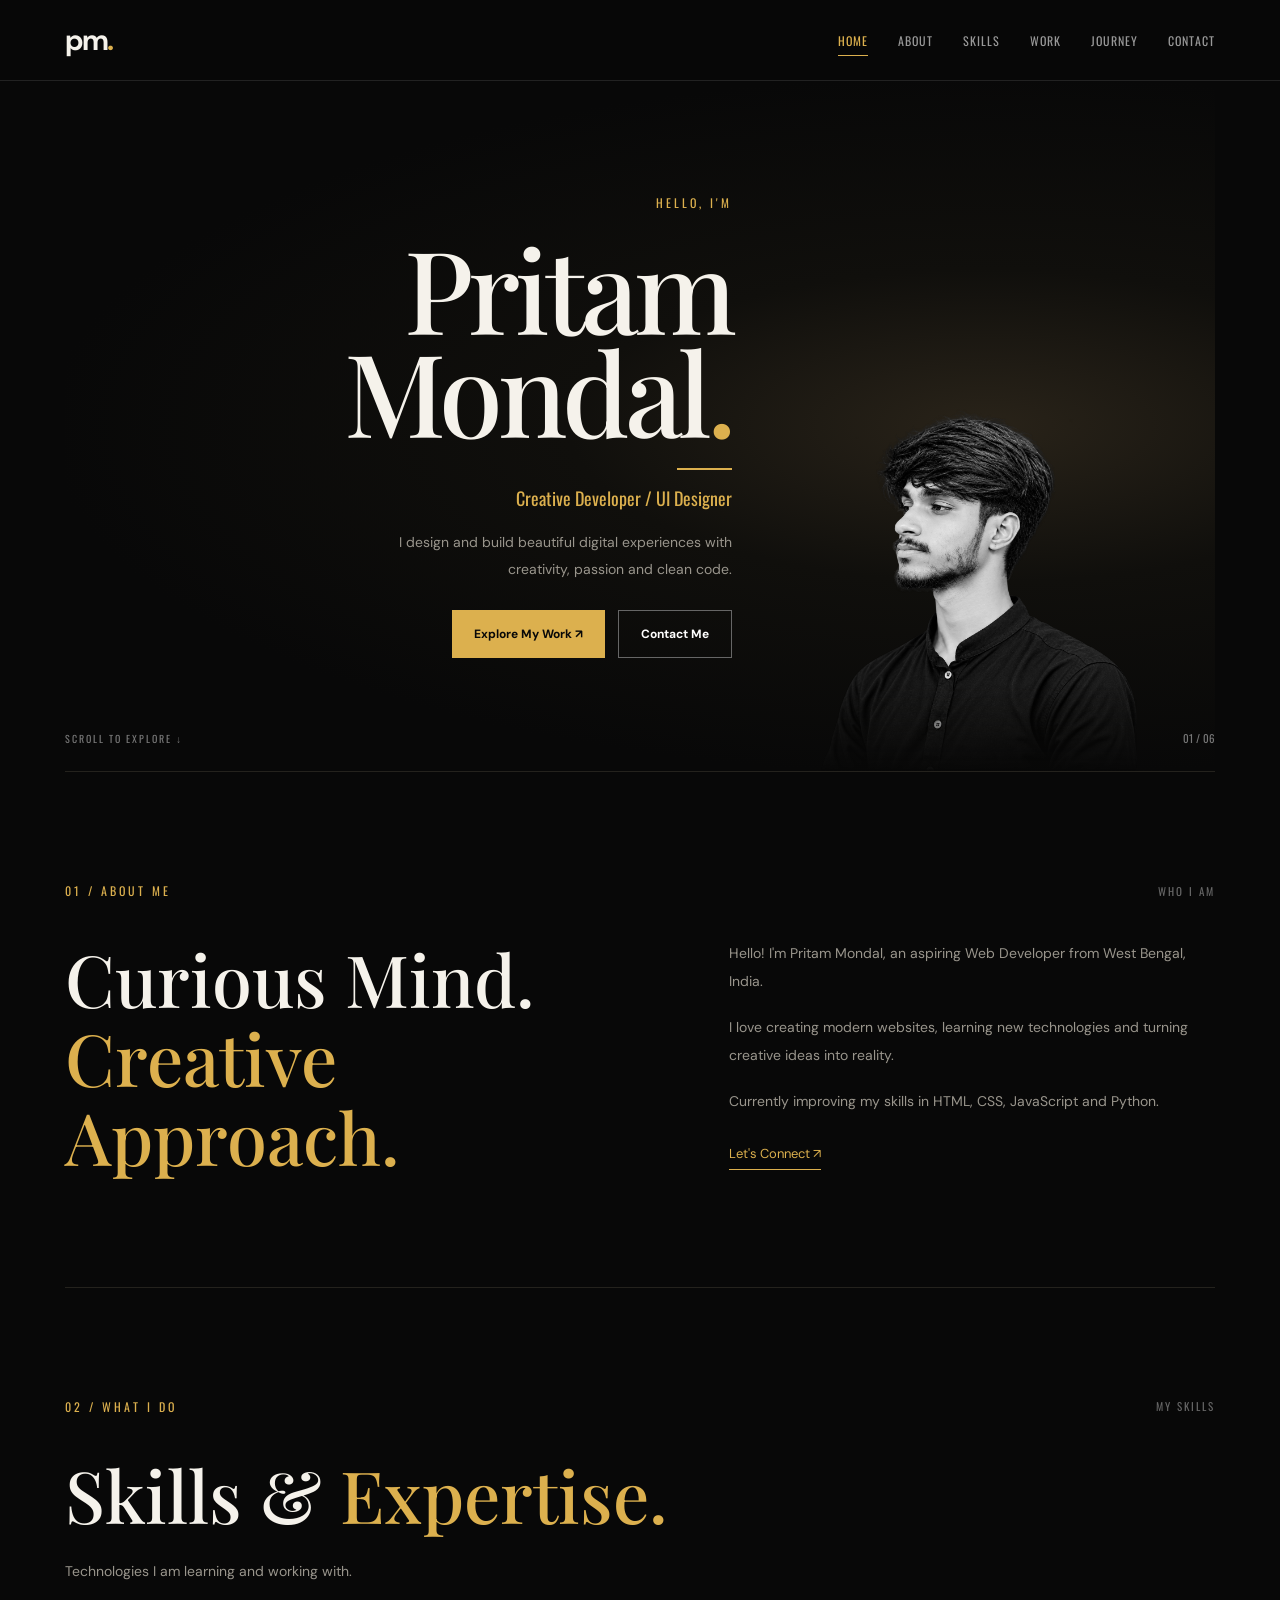
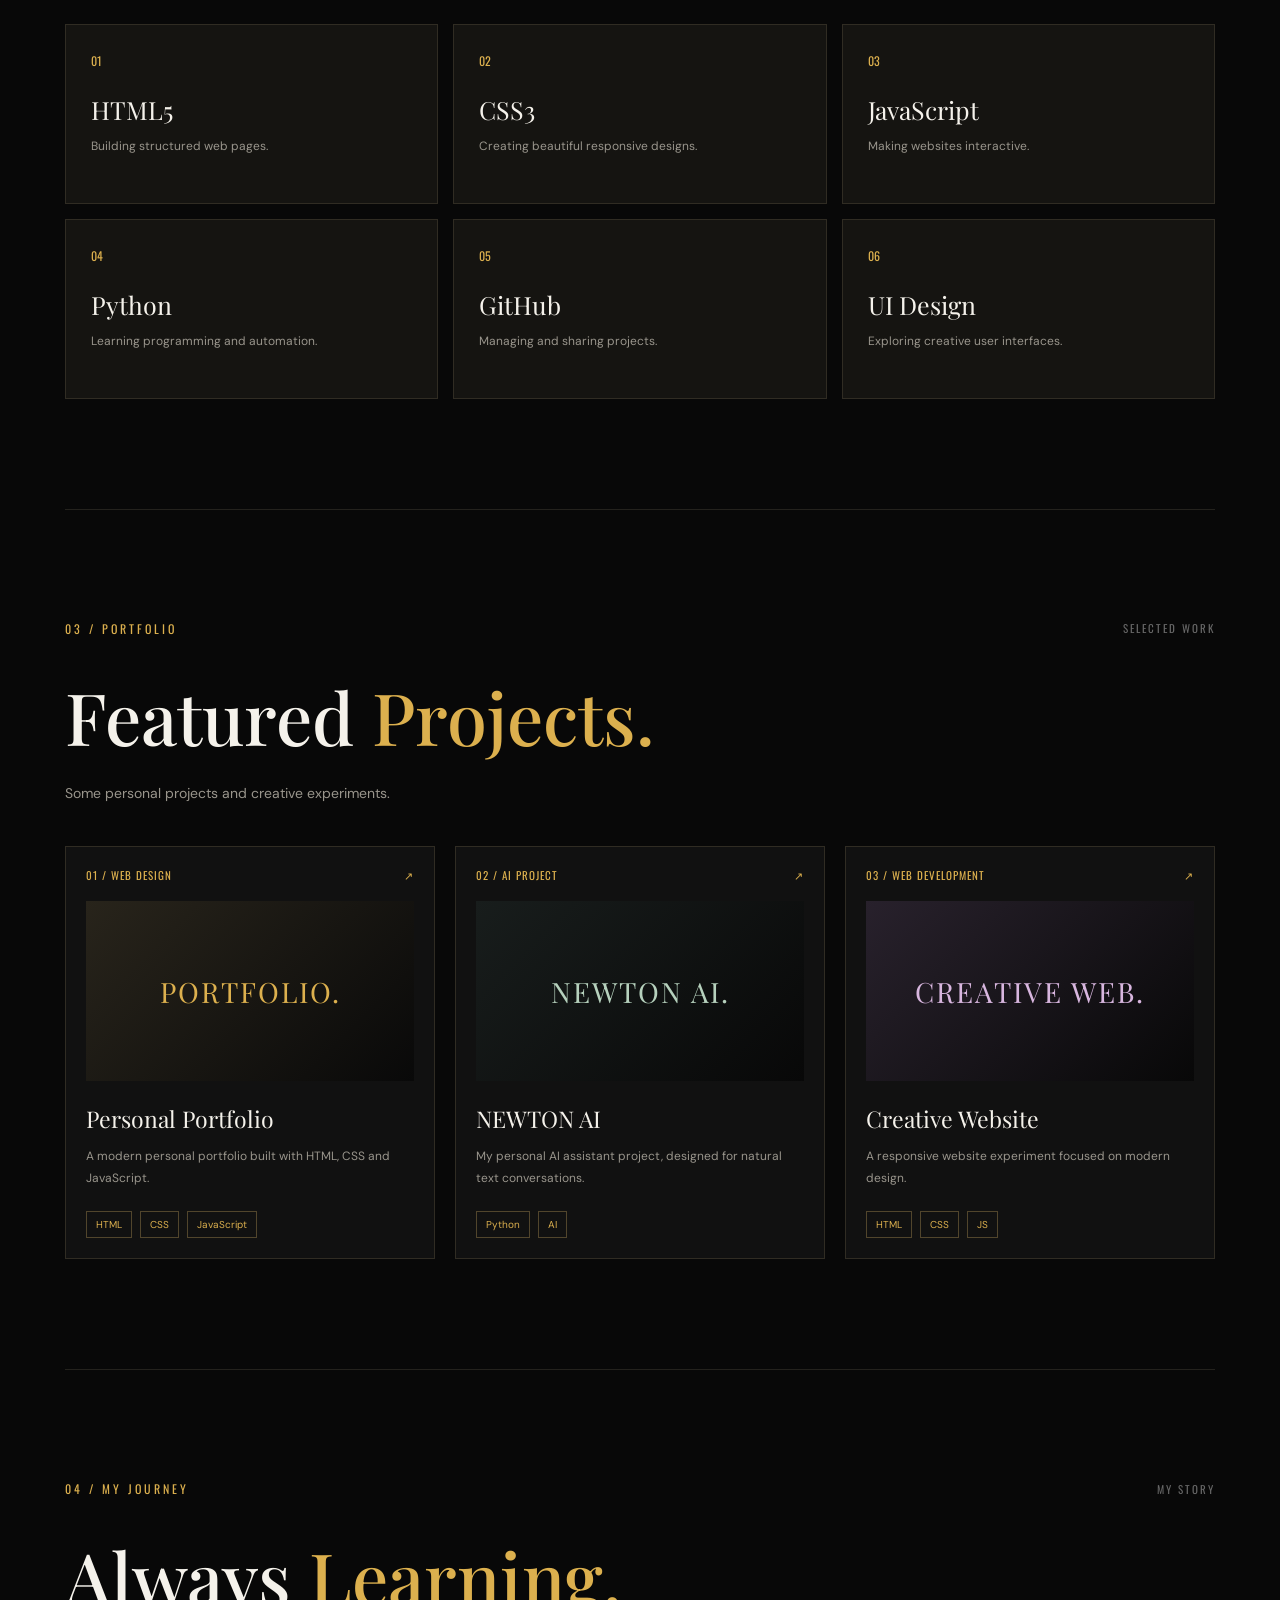
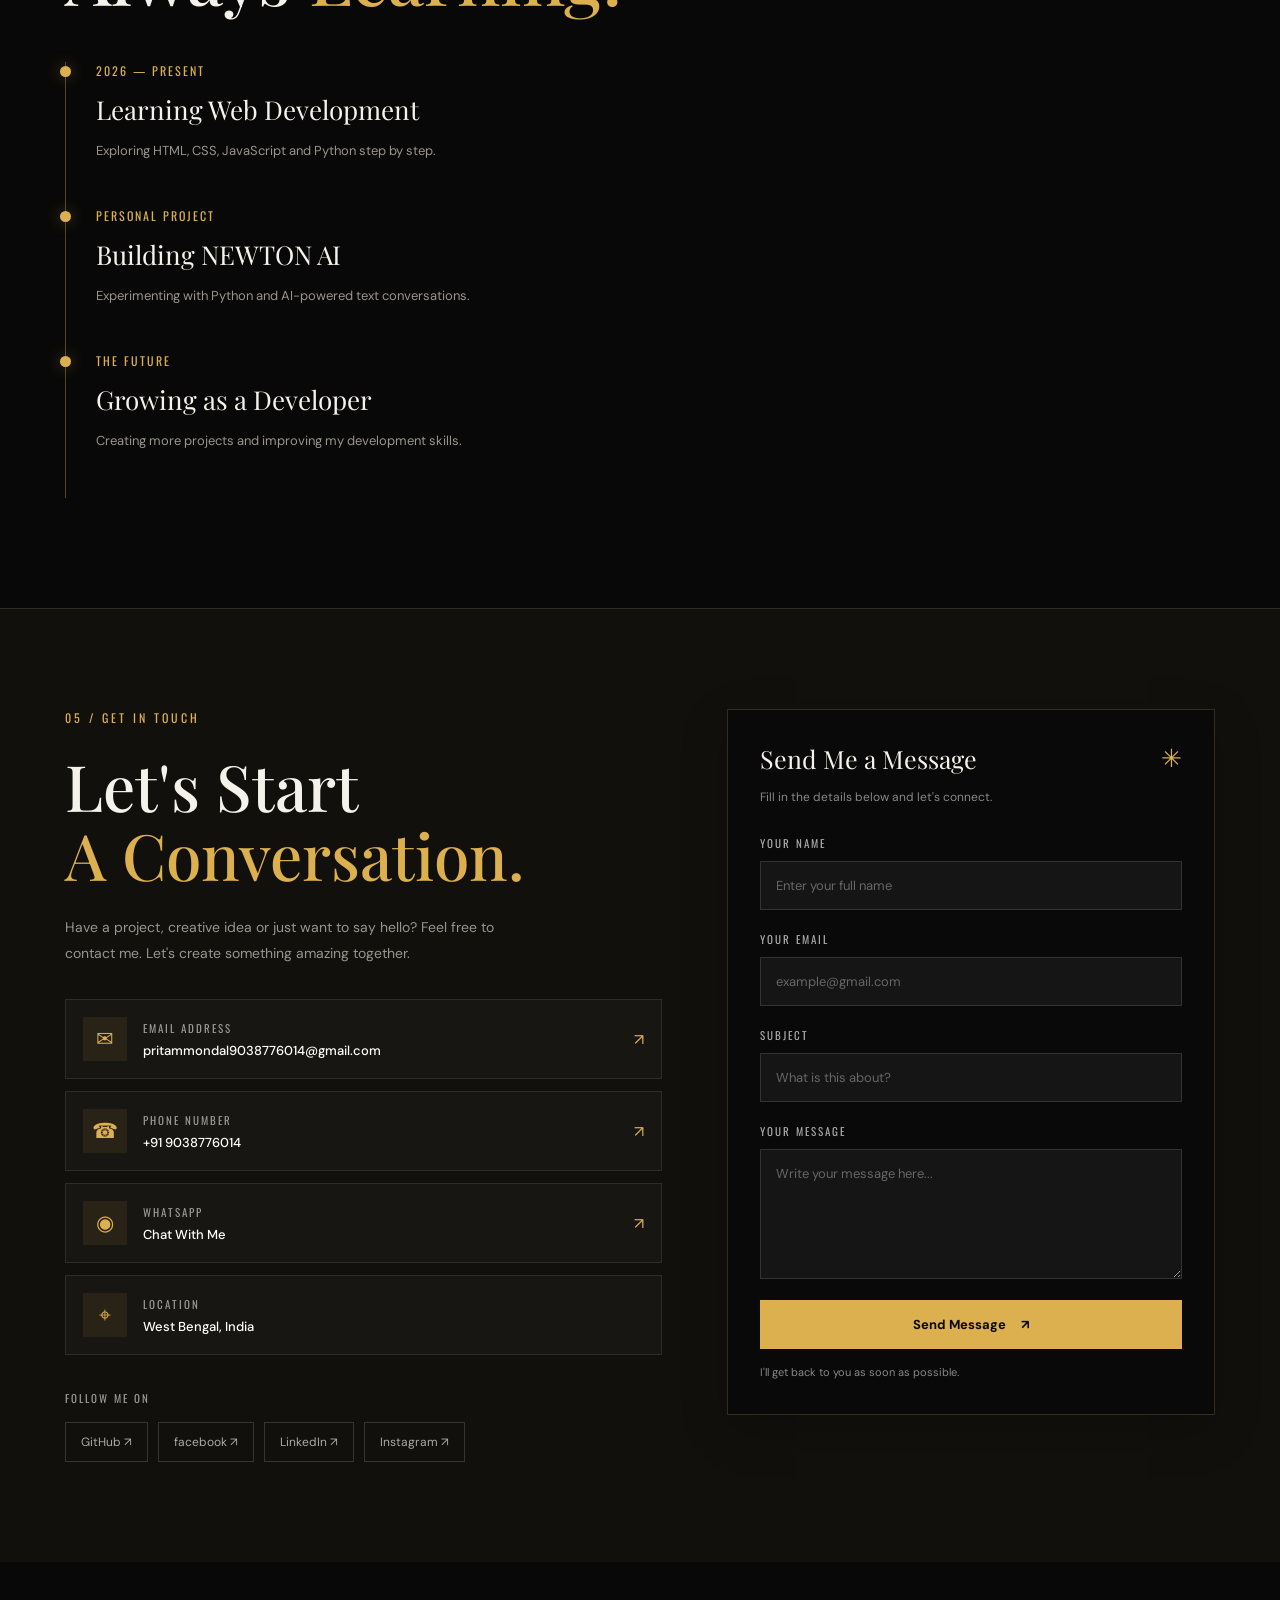
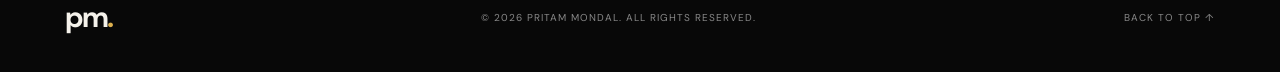
<file: index.html>
<!DOCTYPE html>
<html lang="en">

<head>
    <meta charset="UTF-8">
    <meta name="viewport" content="width=device-width, initial-scale=1.0">

    <meta name="description" content="Pritam Mondal - Creative Web Developer Portfolio">

    <title>Pritam Mondal | Portfolio</title>

    <!-- Google Fonts -->
    <link rel="preconnect" href="https://fonts.googleapis.com">
    <link rel="preconnect" href="https://fonts.gstatic.com" crossorigin>

    <link href="https://fonts.googleapis.com/css2?family=DM+Sans:wght@400;500;600;700&family=Oswald:wght@300;400;500&family=Playfair+Display:wght@400;500;600;700&display=swap" rel="stylesheet">

    <!-- CSS -->
    <link rel="stylesheet" href="style.css">

    <!-- JavaScript -->
    <script src="script.js" defer></script>
</head>

<body>

    <!-- NAVBAR -->

    <header class="header">
        <nav class="navbar container">

            <a href="#home" class="logo">pm<span>.</span></a>

            <button class="menu-btn" id="menuBtn"
                aria-label="Open navigation menu"
                aria-expanded="false">
                ☰
            </button>

            <div class="nav-links" id="navLinks">
                <a href="#home" class="active">Home</a>
                <a href="#about">About</a>
                <a href="#skills">Skills</a>
                <a href="#work">Work</a>
                <a href="#journey">Journey</a>
                <a href="#contact">Contact</a>
            </div>

        </nav>
    </header>


    <main>

        <!-- HOME SECTION -->

        <section class="hero container" id="home">

            <div class="hero-content">

                <p class="eyebrow">HELLO, I'M</p>

                <h1>
                    Pritam<br>
                    Mondal<span>.</span>
                </h1>

                <div class="gold-line"></div>

                <p class="profession">
                    Creative Developer / UI Designer
                </p>

                <p class="hero-description">
                    I design and build beautiful digital experiences
                    with creativity, passion and clean code.
                </p>

                <div class="hero-buttons">
                    <a href="#work" class="btn gold-btn">
                        Explore My Work ↗
                    </a>

                    <a href="#contact" class="btn outline-btn">
                        Contact Me
                    </a>
                </div>

            </div>

            <div class="hero-image">
               <img src="./me1.png" alt="My Profile" class="profile-img">
            </div>

            <a href="#about" class="scroll-down">
                SCROLL TO EXPLORE ↓
            </a>

            <div class="hero-number">01 / 06</div>

        </section>


        <!-- ABOUT SECTION -->

        <section class="section container" id="about">

            <div class="section-top">
                <p class="eyebrow">01 / ABOUT ME</p>
                <span class="section-number">WHO I AM</span>
            </div>

            <div class="about-grid">

                <h2 class="section-heading">
                    Curious Mind.<br>
                    <span>Creative Approach.</span>
                </h2>

                <div class="about-text">
                    <p>
                        Hello! I'm Pritam Mondal, an aspiring
                        Web Developer from West Bengal, India.
                    </p>

                    <p>
                        I love creating modern websites,
                        learning new technologies and turning
                        creative ideas into reality.
                    </p>

                    <p>
                        Currently improving my skills in
                        HTML, CSS, JavaScript and Python.
                    </p>

                    <a href="#contact" class="text-link">
                        Let's Connect ↗
                    </a>
                </div>

            </div>

        </section>


        <!-- SKILLS SECTION -->

        <section class="section container" id="skills">

            <div class="section-top">
                <p class="eyebrow">02 / WHAT I DO</p>
                <span class="section-number">MY SKILLS</span>
            </div>

            <h2 class="section-heading">
                Skills & <span>Expertise.</span>
            </h2>

            <p class="section-subtitle">
                Technologies I am learning and working with.
            </p>

            <div class="skills-grid">

                <div class="skill-card">
                    <span>01</span>
                    <h3>HTML5</h3>
                    <p>Building structured web pages.</p>
                </div>

                <div class="skill-card">
                    <span>02</span>
                    <h3>CSS3</h3>
                    <p>Creating beautiful responsive designs.</p>
                </div>

                <div class="skill-card">
                    <span>03</span>
                    <h3>JavaScript</h3>
                    <p>Making websites interactive.</p>
                </div>

                <div class="skill-card">
                    <span>04</span>
                    <h3>Python</h3>
                    <p>Learning programming and automation.</p>
                </div>

                <div class="skill-card">
                    <span>05</span>
                    <h3>GitHub</h3>
                    <p>Managing and sharing projects.</p>
                </div>

                <div class="skill-card">
                    <span>06</span>
                    <h3>UI Design</h3>
                    <p>Exploring creative user interfaces.</p>
                </div>

            </div>

        </section>


        <!-- PROJECTS SECTION -->

        <section class="section container" id="work">

            <div class="section-top">
                <p class="eyebrow">03 / PORTFOLIO</p>
                <span class="section-number">SELECTED WORK</span>
            </div>

            <h2 class="section-heading">
                Featured <span>Projects.</span>
            </h2>

            <p class="section-subtitle">
                Some personal projects and creative experiments.
            </p>

            <div class="projects-grid">

                <article class="project-card">
                    <div class="project-top">
                        <span>01 / WEB DESIGN</span>
                        <span>↗</span>
                    </div>

                    <div class="project-visual visual-one">
                        <span>PORTFOLIO.</span>
                    </div>

                    <h3>Personal Portfolio</h3>

                    <p>
                        A modern personal portfolio built with
                        HTML, CSS and JavaScript.
                    </p>

                    <div class="project-tags">
                        <span>HTML</span>
                        <span>CSS</span>
                        <span>JavaScript</span>
                    </div>
                </article>


                <article class="project-card">
                    <div class="project-top">
                        <span>02 / AI PROJECT</span>
                        <span>↗</span>
                    </div>

                    <div class="project-visual visual-two">
                        <span>NEWTON AI.</span>
                    </div>

                    <h3>NEWTON AI</h3>

                    <p>
                        My personal AI assistant project,
                        designed for natural text conversations.
                    </p>

                    <div class="project-tags">
                        <span>Python</span>
                        <span>AI</span>
                    </div>
                </article>


                <article class="project-card">
                    <div class="project-top">
                        <span>03 / WEB DEVELOPMENT</span>
                        <span>↗</span>
                    </div>

                    <div class="project-visual visual-three">
                        <span>CREATIVE WEB.</span>
                    </div>

                    <h3>Creative Website</h3>

                    <p>
                        A responsive website experiment
                        focused on modern design.
                    </p>

                    <div class="project-tags">
                        <span>HTML</span>
                        <span>CSS</span>
                        <span>JS</span>
                    </div>
                </article>

            </div>

        </section>


        <!-- JOURNEY SECTION -->

        <section class="section container" id="journey">

            <div class="section-top">
                <p class="eyebrow">04 / MY JOURNEY</p>
                <span class="section-number">MY STORY</span>
            </div>

            <h2 class="section-heading">
                Always <span>Learning.</span>
            </h2>

            <div class="timeline">

                <div class="timeline-item">
                    <span class="timeline-dot"></span>
                    <p class="timeline-date">2026 — PRESENT</p>
                    <h3>Learning Web Development</h3>
                    <p>
                        Exploring HTML, CSS, JavaScript
                        and Python step by step.
                    </p>
                </div>

                <div class="timeline-item">
                    <span class="timeline-dot"></span>
                    <p class="timeline-date">PERSONAL PROJECT</p>
                    <h3>Building NEWTON AI</h3>
                    <p>
                        Experimenting with Python and
                        AI-powered text conversations.
                    </p>
                </div>

                <div class="timeline-item">
                    <span class="timeline-dot"></span>
                    <p class="timeline-date">THE FUTURE</p>
                    <h3>Growing as a Developer</h3>
                    <p>
                        Creating more projects and
                        improving my development skills.
                    </p>
                </div>

            </div>

        </section>


        <!-- CONTACT SECTION -->

        <section class="contact-section" id="contact">

            <div class="contact-container container">

                <!-- CONTACT INFORMATION -->

                <div class="contact-left">

                    <p class="eyebrow">05 / GET IN TOUCH</p>

                    <h2 class="contact-heading">
                        Let's Start<br>
                        <span>A Conversation.</span>
                    </h2>

                    <p class="contact-description">
                        Have a project, creative idea or just
                        want to say hello? Feel free to contact me.
                        Let's create something amazing together.
                    </p>


                    <div class="contact-details">

                        <a href="mailto:yourmail@gmail.com"
                           class="contact-item">

                            <span class="contact-icon">✉</span>

                            <span class="contact-detail-text">
                                <small>EMAIL ADDRESS</small>
                                <strong>pritammondal9038776014@gmail.com</strong>
                            </span>

                            <span class="contact-arrow">↗</span>
                        </a>


                        <a href="tel:+919876543210"
                           class="contact-item">

                            <span class="contact-icon">☎</span>

                            <span class="contact-detail-text">
                                <small>PHONE NUMBER</small>
                                <strong>+91 9038776014</strong>
                            </span>

                            <span class="contact-arrow">↗</span>
                        </a>


                        <a href="https://wa.me/919876543210"
                           target="_blank"
                           rel="noopener noreferrer"
                           class="contact-item">

                            <span class="contact-icon">◉</span>

                            <span class="contact-detail-text">
                                <small>WHATSAPP</small>
                                <strong>Chat With Me</strong>
                            </span>

                            <span class="contact-arrow">↗</span>
                        </a>


                        <div class="contact-item">

                            <span class="contact-icon">⌖</span>

                            <span class="contact-detail-text">
                                <small>LOCATION</small>
                                <strong>West Bengal, India</strong>
                            </span>

                        </div>

                    </div>


                    <div class="social-area">

                        <p>FOLLOW ME ON</p>

                        <div class="social-links">

                            <a href="https://github.com/Pritam903877"
                               target="_blank"
                               rel="noopener noreferrer">
                                GitHub ↗
                            </a>
                            <a href="https://facebook.com/Pritam.mondal.889028"
                               target="_blank"
                               rel="noopener noreferrer">
                                facebook ↗
                            </a>


                            <a href="https://linkedin.com/"
                               target="_blank"
                               rel="noopener noreferrer">
                                LinkedIn ↗
                            </a>

                            <a href="https://instagram.com/pritam__47x"
                               target="_blank"
                               rel="noopener noreferrer">
                                Instagram ↗
                            </a>

                        </div>

                    </div>

                </div>


                <!-- CONTACT FORM -->

                <div class="contact-right">

                    <div class="form-heading">
                        <h3>Send Me a Message</h3>
                        <span>✳</span>
                    </div>

                    <p class="form-description">
                        Fill in the details below and let's connect.
                    </p>

                    <form id="contactForm">

                        <div class="input-group">
                            <label for="name">YOUR NAME</label>

                            <input
                                type="text"
                                id="name"
                                placeholder="Enter your full name"
                                required>
                        </div>


                        <div class="input-group">
                            <label for="email">YOUR EMAIL</label>

                            <input
                                type="email"
                                id="email"
                                placeholder="example@gmail.com"
                                required>
                        </div>


                        <div class="input-group">
                            <label for="subject">SUBJECT</label>

                            <input
                                type="text"
                                id="subject"
                                placeholder="What is this about?"
                                required>
                        </div>


                        <div class="input-group">
                            <label for="message">YOUR MESSAGE</label>

                            <textarea
                                id="message"
                                rows="5"
                                placeholder="Write your message here..."
                                required></textarea>
                        </div>


                        <button type="submit" class="send-btn">
                            Send Message <span>↗</span>
                        </button>

                        <p id="formStatus" aria-live="polite">
                            I'll get back to you as soon as possible.
                        </p>

                    </form>

                </div>

            </div>

        </section>

    </main>


    <!-- FOOTER -->

    <footer class="footer">

        <a href="#home" class="logo">pm<span>.</span></a>

        <p>
            © <span id="year"></span> PRITAM MONDAL.
            ALL RIGHTS RESERVED.
        </p>

        <a href="#home">BACK TO TOP ↑</a>

    </footer>

</body>
</html>
</file>
<file: style.css>
/* =================================
   PRITAM MONDAL PORTFOLIO
   PREMIUM BLACK & GOLD DESIGN
================================= */

:root {
    --bg: #080808;
    --surface: #11100d;
    --card: #151411;
    --gold: #dcb04e;
    --white: #f5f2eb;
    --muted: #99958c;
    --border: #302c23;
}

* {
    margin: 0;
    padding: 0;
    box-sizing: border-box;
}

html {
    scroll-behavior: smooth;
    scroll-padding-top: 90px;
}

body {
    background: var(--bg);
    color: var(--white);
    font-family: 'DM Sans', sans-serif;
    overflow-x: hidden;
}

a {
    color: inherit;
}

button,
input,
textarea {
    font: inherit;
}

button {
    cursor: pointer;
}

.container {
    width: min(1150px, calc(100% - 60px));
    margin-inline: auto;
}

/* =================================
   NAVBAR
================================= */

.header {
    position: sticky;
    top: 0;
    z-index: 100;
    background: rgba(8, 8, 8, .94);
    backdrop-filter: blur(15px);
    border-bottom: 1px solid #222;
}

.navbar {
    min-height: 80px;
    display: flex;
    justify-content: space-between;
    align-items: center;
}

.logo {
    font-size: 29px;
    font-weight: 700;
    text-decoration: none;
    letter-spacing: -2px;
}

.logo span {
    color: var(--gold);
}

.nav-links {
    display: flex;
    align-items: center;
    gap: 30px;
}

.nav-links a {
    position: relative;
    text-decoration: none;
    color: #999;
    text-transform: uppercase;
    font: 12px 'Oswald', sans-serif;
    letter-spacing: 1px;
    transition: .3s;
}

.nav-links a:hover,
.nav-links a.active {
    color: var(--gold);
}

.nav-links a::after {
    content: "";
    position: absolute;
    left: 0;
    bottom: -7px;
    width: 0;
    height: 1px;
    background: var(--gold);
    transition: .3s;
}

.nav-links a:hover::after,
.nav-links a.active::after {
    width: 100%;
}

.menu-btn {
    display: none;
    color: var(--gold);
    background: none;
    border: 0;
    font-size: 27px;
}

/* =================================
   HERO
================================= */

.hero {
    min-height: 690px;
    position: relative;
    display: flex;
    align-items: center;
    overflow: hidden;
    isolation: isolate;
}

.hero::before {
    content: "";
    position: absolute;
    inset: 0;
    z-index: -1;
    background:
        radial-gradient(
            ellipse at 80% 50%,
            #292319 0%,
            #100f0c 32%,
            #080808 72%
        );
}

.hero-content {
    width: 58%;
    text-align: right;
    position: relative;
    z-index: 2;
    padding: 70px 0;
}

.eyebrow {
    color: var(--gold);
    font: 12px 'Oswald', sans-serif;
    letter-spacing: 3px;
    margin-bottom: 25px;
}

.hero h1 {
    font: 500 clamp(70px, 9vw, 115px)/.9
    'Playfair Display', serif;
    letter-spacing: -5px;
}

.hero h1 span {
    color: var(--gold);
}

.gold-line {
    width: 55px;
    height: 2px;
    background: var(--gold);
    margin: 25px 0 15px auto;
}

.profession {
    color: var(--gold);
    font: 18px 'Oswald', sans-serif;
}

.hero-description {
    max-width: 390px;
    margin: 18px 0 28px auto;
    color: var(--muted);
    font-size: 14px;
    line-height: 1.9;
}

.hero-buttons {
    display: flex;
    justify-content: flex-end;
    flex-wrap: wrap;
    gap: 13px;
}

.btn {
    display: inline-flex;
    justify-content: center;
    align-items: center;
    padding: 15px 22px;
    font-size: 12px;
    font-weight: 700;
    text-decoration: none;
    transition: .3s;
}

.gold-btn {
    background: var(--gold);
    color: #080808;
}

.gold-btn:hover {
    background: #f2cb70;
    transform: translateY(-3px);
}

.outline-btn {
    border: 1px solid #666;
    color: white;
}

.outline-btn:hover {
    border-color: var(--gold);
    color: var(--gold);
}

.hero-image {
    position: absolute;
    right: 0;
    bottom: 0;
    height: 91%;
    width: 44%;
    display: flex;
    align-items: flex-end;
    justify-content: center;
    z-index: 1;
}

.hero-image img {
    height: 100%;
    max-width: 100%;
    object-fit: contain;
    object-position: bottom;
    filter: grayscale(100%);
    mask-image: linear-gradient(
        to bottom,
        black 86%,
        transparent 100%
    );
}

.scroll-down {
    position: absolute;
    left: 0;
    bottom: 25px;
    color: #777;
    text-decoration: none;
    font: 10px 'Oswald';
    letter-spacing: 2px;
}

.hero-number {
    position: absolute;
    right: 0;
    bottom: 25px;
    color: #777;
    font: 11px 'Oswald';
}

/* =================================
   COMMON SECTIONS
================================= */

.section {
    padding-block: 110px;
    border-top: 1px solid #24221d;
}

.section-top {
    display: flex;
    justify-content: space-between;
    align-items: center;
    margin-bottom: 40px;
}

.section-top .eyebrow {
    margin: 0;
}

.section-number {
    color: #666;
    font: 11px 'Oswald';
    letter-spacing: 2px;
}

.section-heading {
    font: 500 clamp(42px, 6vw, 72px)/1.1
    'Playfair Display', serif;
    margin-bottom: 25px;
}

.section-heading span {
    color: var(--gold);
}

.section-subtitle {
    color: var(--muted);
    font-size: 14px;
    line-height: 1.8;
    margin-bottom: 40px;
}

/* =================================
   ABOUT
================================= */

.about-grid {
    display: grid;
    grid-template-columns: 1.1fr .9fr;
    gap: 70px;
    align-items: start;
}

.about-grid .section-heading {
    margin: 0;
}

.about-text p {
    color: var(--muted);
    font-size: 14px;
    line-height: 2;
    margin-bottom: 18px;
}

.text-link {
    display: inline-block;
    color: var(--gold);
    text-decoration: none;
    border-bottom: 1px solid var(--gold);
    padding-bottom: 7px;
    margin-top: 12px;
    font-size: 13px;
}

/* =================================
   SKILLS
================================= */

.skills-grid {
    display: grid;
    grid-template-columns: repeat(3, 1fr);
    gap: 15px;
}

.skill-card {
    min-height: 180px;
    padding: 25px;
    background: var(--card);
    border: 1px solid var(--border);
    transition: .3s;
}

.skill-card:hover {
    border-color: var(--gold);
    transform: translateY(-5px);
}

.skill-card > span {
    color: var(--gold);
    font: 12px 'Oswald';
}

.skill-card h3 {
    font: 25px 'Playfair Display';
    margin: 22px 0 10px;
}

.skill-card p {
    color: var(--muted);
    font-size: 12px;
    line-height: 1.7;
}

/* =================================
   PROJECTS
================================= */

.projects-grid {
    display: grid;
    grid-template-columns: repeat(3, 1fr);
    gap: 20px;
}

.project-card {
    background: #111;
    border: 1px solid var(--border);
    padding: 20px;
    transition: .3s;
}

.project-card:hover {
    transform: translateY(-6px);
    border-color: var(--gold);
}

.project-top {
    display: flex;
    justify-content: space-between;
    color: var(--gold);
    font: 11px 'Oswald';
    letter-spacing: 1px;
    margin-bottom: 18px;
}

.project-visual {
    min-height: 180px;
    display: grid;
    place-items: center;
    margin-bottom: 22px;
    font: 28px 'Playfair Display';
    letter-spacing: 2px;
    overflow: hidden;
}

.visual-one {
    background: linear-gradient(135deg, #28241b, #090909);
    color: var(--gold);
}

.visual-two {
    background: linear-gradient(135deg, #181d1c, #080808);
    color: #b6d1bd;
}

.visual-three {
    background: linear-gradient(135deg, #28212c, #080808);
    color: #d8b6df;
}

.project-card h3 {
    font: 23px 'Playfair Display';
    margin-bottom: 12px;
}

.project-card > p {
    color: var(--muted);
    font-size: 12px;
    line-height: 1.8;
    min-height: 45px;
}

.project-tags {
    display: flex;
    flex-wrap: wrap;
    gap: 8px;
    margin-top: 20px;
}

.project-tags span {
    color: var(--gold);
    border: 1px solid #51452c;
    padding: 6px 9px;
    font-size: 10px;
}

/* =================================
   JOURNEY
================================= */

.timeline {
    max-width: 700px;
    margin-top: 45px;
    border-left: 1px solid #554528;
    padding-left: 30px;
}

.timeline-item {
    position: relative;
    padding-bottom: 45px;
}

.timeline-dot {
    position: absolute;
    left: -36px;
    top: 4px;
    width: 11px;
    height: 11px;
    border-radius: 50%;
    background: var(--gold);
    box-shadow: 0 0 15px #dcb04e66;
}

.timeline-date {
    color: var(--gold);
    font: 12px 'Oswald';
    letter-spacing: 2px;
    margin-bottom: 13px;
}

.timeline-item h3 {
    font: 26px 'Playfair Display';
    margin-bottom: 12px;
}

.timeline-item > p:last-child {
    color: var(--muted);
    font-size: 13px;
    line-height: 1.8;
}

/* =================================
   CONTACT
================================= */

.contact-section {
    width: 100%;
    padding: 100px 0;
    background: #11100d;
    border-top: 1px solid var(--border);
}

.contact-container {
    display: grid;
    grid-template-columns: minmax(0, 1.1fr) minmax(320px, .9fr);
    gap: 65px;
    align-items: start;
}

.contact-left,
.contact-right {
    min-width: 0;
    width: 100%;
}

.contact-heading {
    font: 500 clamp(43px, 5vw, 68px)/1.08
    'Playfair Display', serif;
    margin-bottom: 25px;
    overflow-wrap: break-word;
}

.contact-heading span {
    color: var(--gold);
}

.contact-description {
    max-width: 480px;
    color: var(--muted);
    font-size: 14px;
    line-height: 1.9;
    margin-bottom: 32px;
}

/* CONTACT INFORMATION */

.contact-details {
    display: flex;
    flex-direction: column;
    gap: 12px;
}

.contact-item {
    display: flex;
    align-items: center;
    gap: 16px;
    min-width: 0;
    padding: 17px;
    background: #171612;
    border: 1px solid #302c23;
    text-decoration: none;
    transition: .3s;
}

.contact-item:hover {
    border-color: var(--gold);
    transform: translateX(4px);
}

.contact-icon {
    flex: 0 0 44px;
    height: 44px;
    display: grid;
    place-items: center;
    background: #292216;
    color: var(--gold);
    font-size: 21px;
}

.contact-detail-text {
    min-width: 0;
    display: flex;
    flex-direction: column;
    gap: 6px;
}

.contact-detail-text small {
    color: #999;
    font: 11px 'Oswald';
    letter-spacing: 2px;
}

.contact-detail-text strong {
    color: white;
    font-size: 13px;
    font-weight: 500;
    overflow-wrap: anywhere;
}

.contact-arrow {
    color: var(--gold);
    margin-left: auto;
}

/* SOCIAL LINKS */

.social-area {
    margin-top: 35px;
}

.social-area > p {
    color: #999;
    font: 11px 'Oswald';
    letter-spacing: 2px;
    margin-bottom: 16px;
}

.social-links {
    display: flex;
    flex-wrap: wrap;
    gap: 10px;
}

.social-links a {
    color: #aaa;
    font-size: 12px;
    padding: 11px 15px;
    border: 1px solid #39352d;
    text-decoration: none;
    transition: .3s;
}

.social-links a:hover {
    color: var(--gold);
    border-color: var(--gold);
}

/* CONTACT FORM */

.contact-right {
    background: #090909;
    border: 1px solid #332d20;
    padding: 32px;
    box-shadow: 0 15px 45px #00000033;
}

.form-heading {
    display: flex;
    justify-content: space-between;
    align-items: center;
    gap: 10px;
}

.form-heading h3 {
    font: 25px 'Playfair Display';
}

.form-heading span {
    color: var(--gold);
    font-size: 25px;
}

.form-description {
    color: #888;
    font-size: 12px;
    line-height: 1.7;
    margin: 12px 0 28px;
}

.input-group {
    margin-bottom: 21px;
}

.input-group label {
    display: block;
    color: #aaa;
    font: 11px 'Oswald';
    letter-spacing: 2px;
    margin-bottom: 10px;
}

.input-group input,
.input-group textarea {
    display: block;
    width: 100%;
    min-width: 0;
    padding: 15px;
    background: #151515;
    color: white;
    border: 1px solid #333;
    outline: none;
    font: 13px 'DM Sans';
    border-radius: 0;
}

.input-group textarea {
    resize: vertical;
    min-height: 130px;
}

.input-group input:focus,
.input-group textarea:focus {
    border-color: var(--gold);
}

.input-group input::placeholder,
.input-group textarea::placeholder {
    color: #666;
}

.send-btn {
    display: flex;
    align-items: center;
    justify-content: center;
    gap: 15px;
    width: 100%;
    padding: 16px;
    background: var(--gold);
    color: #080808;
    border: none;
    font-weight: 700;
    font-size: 13px;
    transition: .3s;
}

.send-btn:hover {
    background: #f0c96f;
    transform: translateY(-3px);
}

#formStatus {
    color: #888;
    font-size: 11px;
    line-height: 1.7;
    margin-top: 14px;
}

/* =================================
   FOOTER
================================= */

.footer {
    width: min(1150px, calc(100% - 60px));
    margin: auto;
    min-height: 110px;
    display: flex;
    justify-content: space-between;
    align-items: center;
    gap: 20px;
}

.footer p,
.footer > a:last-child {
    color: #888;
    font-size: 10px;
    text-decoration: none;
    letter-spacing: 1px;
}

/* =================================
   TABLET
================================= */

@media (max-width: 900px) {

    .nav-links {
        gap: 17px;
    }

    .contact-container {
        gap: 35px;
    }

    .about-grid {
        gap: 35px;
    }

    .projects-grid {
        grid-template-columns: repeat(2, 1fr);
    }

}

/* =================================
   MOBILE NAVIGATION
================================= */

@media (max-width: 760px) {

    .container {
        width: calc(100% - 40px);
    }

    .navbar {
        min-height: 72px;
    }

    .menu-btn {
        display: block;
    }

    .nav-links {
        position: absolute;
        top: 72px;
        left: 20px;
        right: 20px;

        display: flex;
        flex-direction: column;
        align-items: stretch;
        gap: 0;

        background: #12110e;
        border: 1px solid var(--border);
        padding: 10px 20px;

        visibility: hidden;
        opacity: 0;
        transform: translateY(-10px);
        pointer-events: none;

        transition: .25s;
    }

    .nav-links.show {
        visibility: visible;
        opacity: 1;
        transform: translateY(0);
        pointer-events: auto;
    }

    .nav-links a {
        padding: 14px 0;
        border-bottom: 1px solid #28251f;
    }

    .nav-links a:last-child {
        border: none;
    }

    /* MOBILE HERO */

    .hero {
        min-height: 760px;
        align-items: flex-start;
    }

    .hero-content {
        width: 100%;
        padding-top: 70px;
        text-align: left;
    }

    .hero h1 {
        font-size: clamp(62px, 13vw, 90px);
        letter-spacing: -3px;
    }

    .gold-line {
        margin-left: 0;
    }

    .hero-description {
        margin-left: 0;
        max-width: 320px;
    }

    .hero-buttons {
        justify-content: flex-start;
    }

    .hero-image {
        width: 75%;
        height: 49%;
        right: -5%;
    }

    .hero-image img {
        max-width: 100%;
    }

    .scroll-down {
        bottom: 22px;
    }

    .hero-number {
        bottom: 22px;
    }

    /* MOBILE SECTIONS */

    .section {
        padding-block: 75px;
    }

    .about-grid {
        grid-template-columns: 1fr;
        gap: 28px;
    }

    .skills-grid {
        grid-template-columns: repeat(2, 1fr);
    }

    .projects-grid {
        grid-template-columns: 1fr;
    }

    /* MOBILE CONTACT */

    .contact-section {
        padding: 75px 0;
    }

    .contact-container {
        grid-template-columns: minmax(0, 1fr);
        gap: 45px;
    }

    .contact-right {
        width: 100%;
        padding: 26px;
    }

}

/* =================================
   SMALL MOBILE
================================= */

@media (max-width: 420px) {

    .container {
        width: calc(100% - 32px);
    }

    .hero {
        min-height: 700px;
    }

    .hero h1 {
        font-size: 62px;
    }

    .hero-image {
        width: 85%;
        height: 44%;
    }

    .btn {
        padding: 13px 15px;
        font-size: 11px;
    }

    .section-heading {
        font-size: 42px;
    }

    .section-number {
        font-size: 9px;
    }

    .skills-grid {
        grid-template-columns: 1fr;
    }

    .contact-heading {
        font-size: 42px;
    }

    .contact-right {
        padding: 19px;
    }

    .contact-item {
        gap: 11px;
        padding: 13px;
    }

    .contact-icon {
        flex-basis: 38px;
        height: 38px;
    }

    .contact-detail-text strong {
        font-size: 11px;
    }

    .footer {
        width: calc(100% - 35px);
        padding: 25px 0;
        flex-direction: column;
        text-align: center;
    }

}
.profile-img {
    width: 350px;
    height: 450px;
    object-fit: cover;
    object-position: center;
    display: block;
    max-width: 100%;
}

/* Mobile Responsive */
@media screen and (max-width: 768px) {
    .profile-img {
        width: 250px;
        height: 320px;
        margin: 20px auto;
        display: block;
    }
}
</file>
